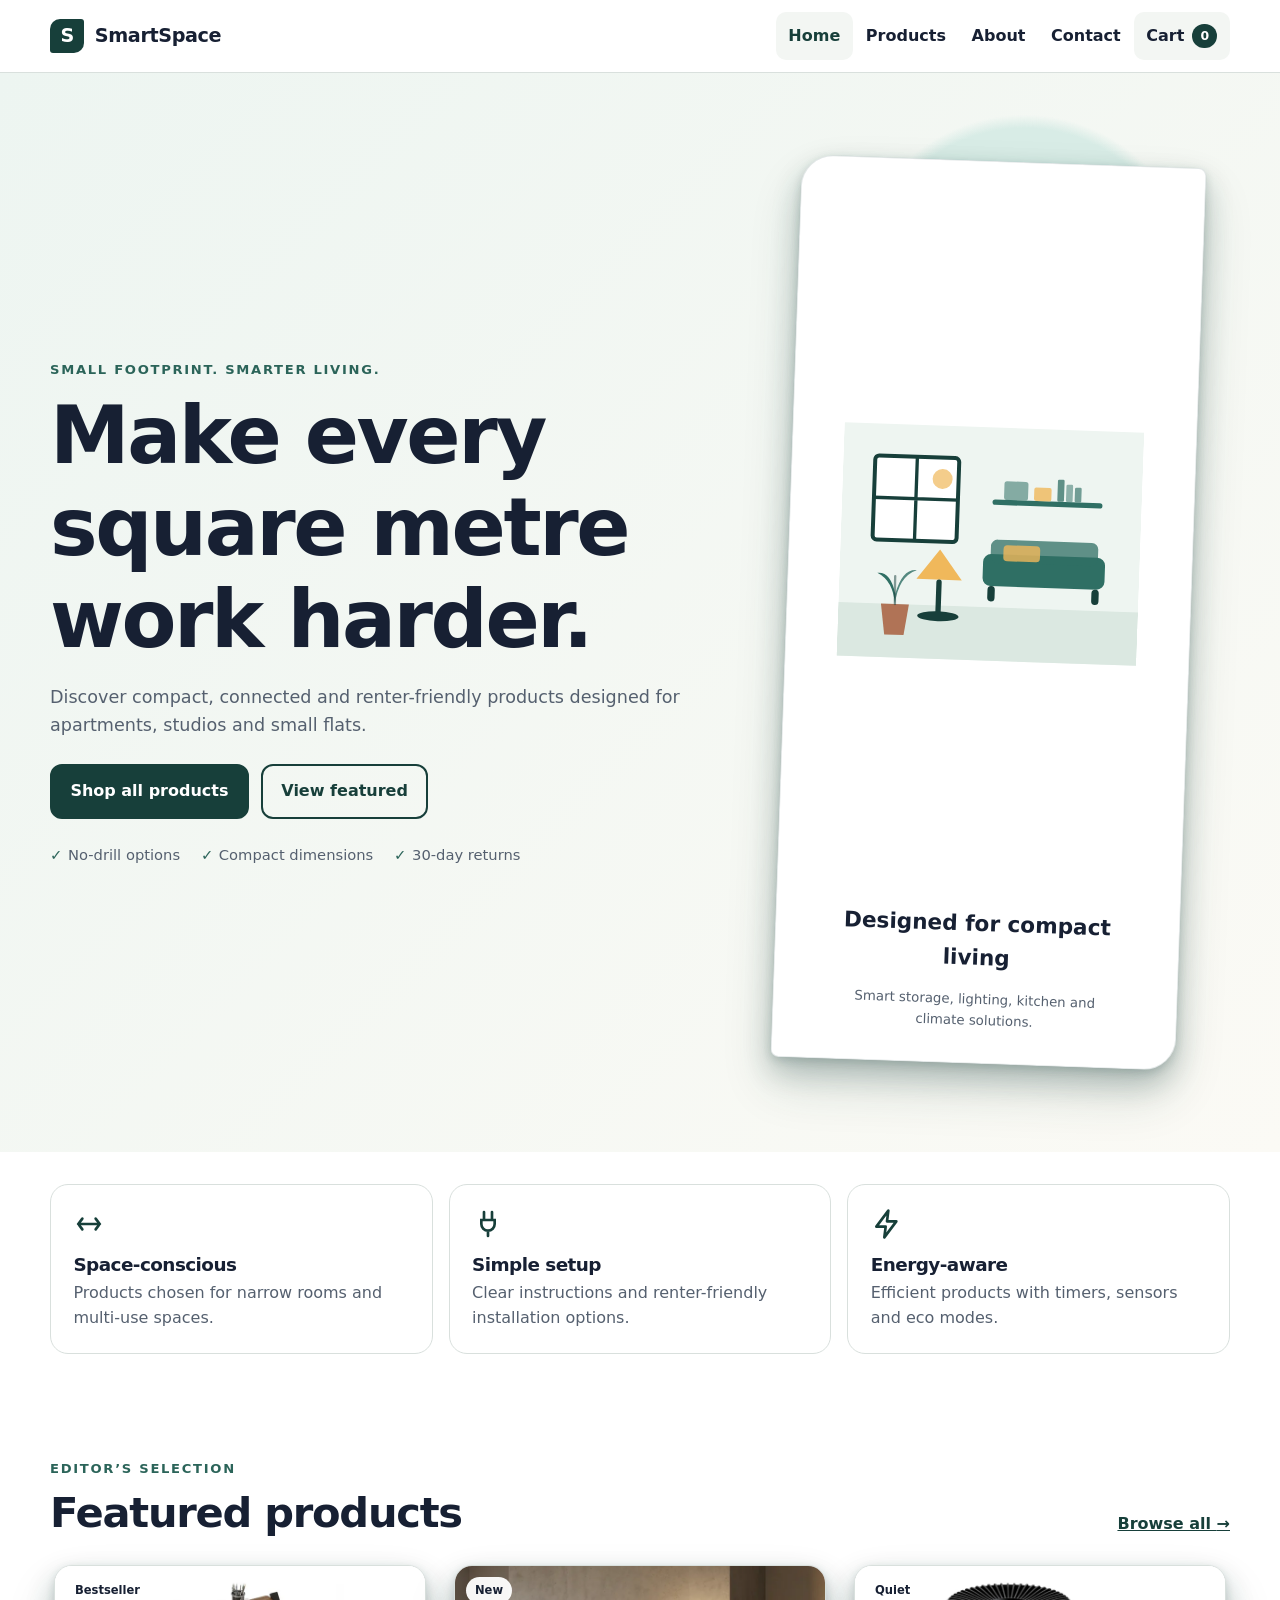
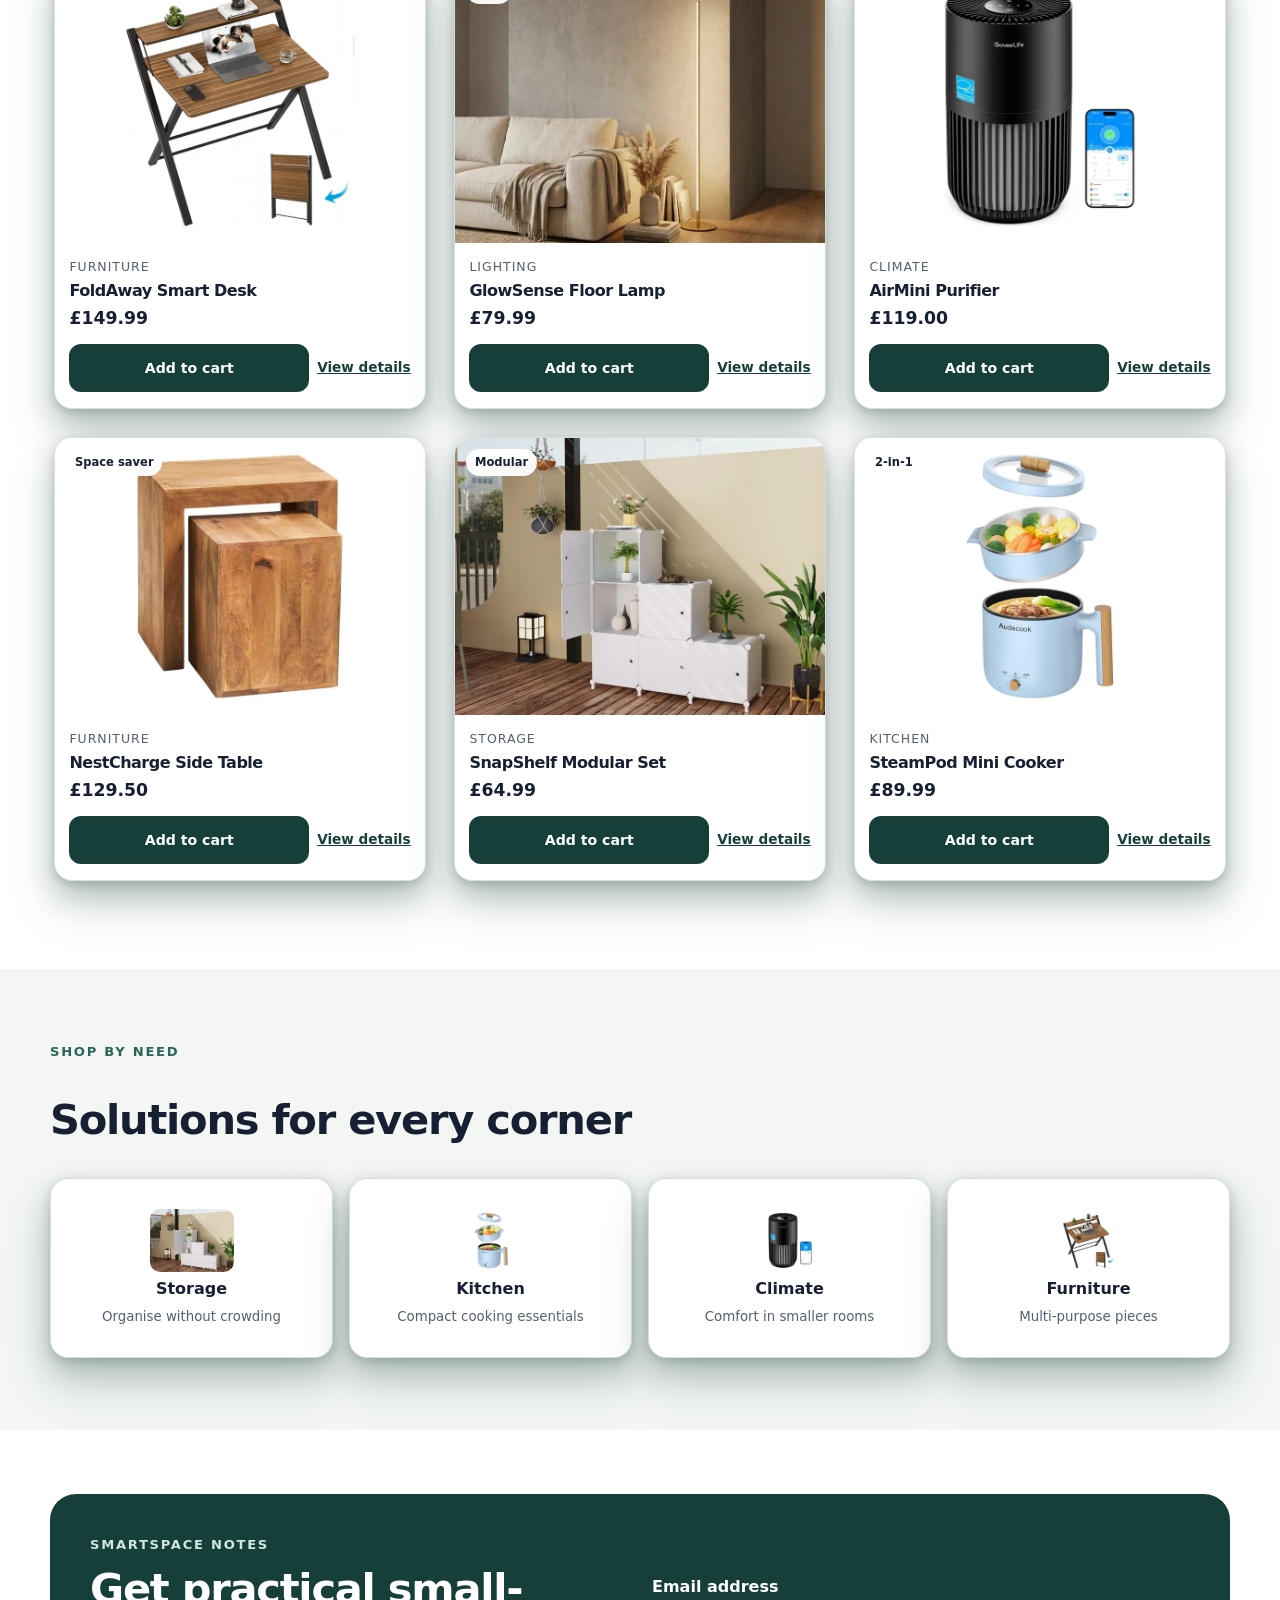
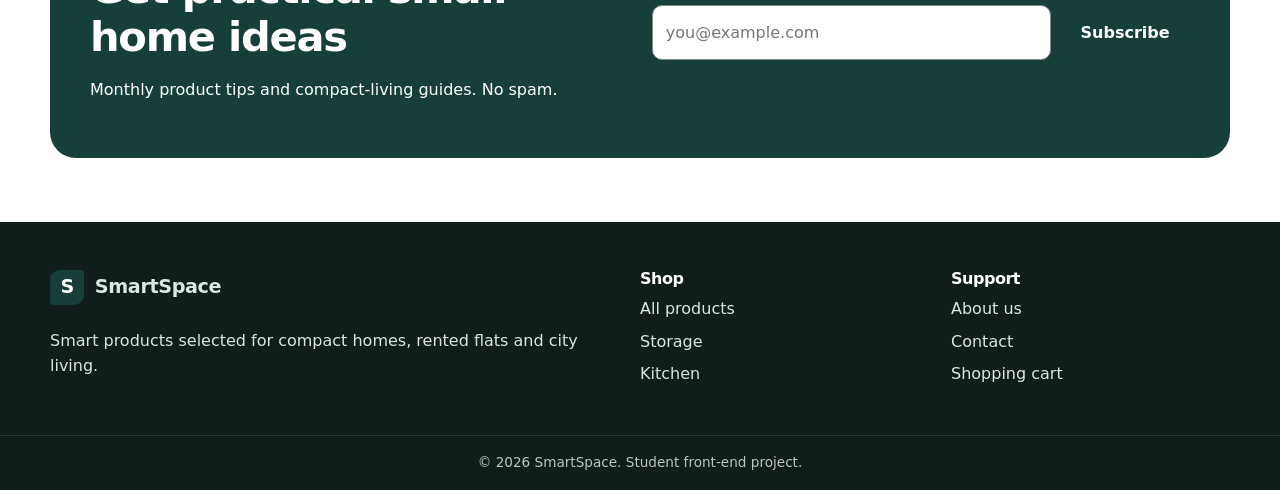
<file: index.html>
<!doctype html>
<html lang="en">

<head>
  <meta charset="utf-8">
  <meta name="viewport" content="width=device-width, initial-scale=1">

  <title>Smart products for small apartments | SmartSpace</title>
  <meta name="description" content="Space-saving smart products for compact apartments and flats: storage, lighting, kitchen and climate solutions with free delivery over £150.">
  <meta name="author" content="SmartSpace">
  <meta name="theme-color" content="#173f3a">
  <link rel="canonical" href="https://sergyuandrey.github.io/smartspace-store/">

  <!-- Open Graph tags control how the page looks when shared on social media. -->
  <meta property="og:title" content="Smart products for small apartments | SmartSpace">
  <meta property="og:description" content="Space-saving smart products for compact apartments and flats.">
  <meta property="og:type" content="website">
  <meta property="og:url" content="https://sergyuandrey.github.io/smartspace-store/">
  <meta property="og:image" content="https://sergyuandrey.github.io/smartspace-store/images/og-cover.png">
  <meta name="twitter:card" content="summary_large_image">

  <link rel="icon" href="images/favicon.svg" type="image/svg+xml">
  <link rel="stylesheet" href="css/style.css">
  <script src="js/script.js" defer></script>
</head>

<body data-page="home" data-root="">
  <a class="skip-link" href="#main">Skip to main content</a>

  <header class="site-header">
    <div class="container header-inner">
      <a class="brand" href="index.html" aria-label="SmartSpace home">
        <span class="brand-mark" aria-hidden="true">S</span>
        <span>SmartSpace</span>
      </a>

      <button class="menu-toggle" type="button" aria-expanded="false" aria-controls="primary-nav">
        <span class="sr-only">Toggle navigation</span>
        <span aria-hidden="true"></span>
        <span aria-hidden="true"></span>
        <span aria-hidden="true"></span>
      </button>

      <nav id="primary-nav" class="site-nav" aria-label="Primary navigation">
        <a href="index.html">Home</a>
        <a href="pages/products.html">Products</a>
        <a href="pages/about.html">About</a>
        <a href="pages/contact.html">Contact</a>
        <a class="cart-link" href="pages/cart.html">Cart <span class="cart-count" aria-live="polite">0</span></a>
      </nav>
    </div>
  </header>

  <main id="main">

    <!-- Hero -->
    <section class="hero" aria-labelledby="hero-heading">
      <div class="container hero-grid">
        <div>
          <p class="eyebrow">Small footprint. Smarter living.</p>
          <h1 id="hero-heading">Make every square metre work harder.</h1>
          <p class="hero-copy">Discover compact, connected and renter-friendly products designed for apartments, studios and small flats.</p>

          <div class="hero-actions">
            <a class="button" href="pages/products.html">Shop all products</a>
            <a class="button button-secondary" href="#featured">View featured</a>
          </div>

          <ul class="trust-list" aria-label="Store benefits">
            <li>No-drill options</li>
            <li>Compact dimensions</li>
            <li>30-day returns</li>
          </ul>
        </div>

        <figure class="hero-visual">
          <div class="room-card">
            <img src="images/hero-room.svg" alt="Illustration of a small apartment with a window, wall shelf, sofa, floor lamp and plant" width="900" height="700">
            <strong>Designed for compact living</strong>
            <small>Smart storage, lighting, kitchen and climate solutions.</small>
          </div>
        </figure>
      </div>
    </section>

    <!-- Why shop with us -->
    <section class="benefits container" aria-labelledby="benefits-heading">
      <h2 id="benefits-heading" class="sr-only">Why shop with SmartSpace</h2>

      <article>
        <svg width="32" height="32" viewBox="0 0 24 24" fill="none" stroke="#173f3a" stroke-width="2" stroke-linecap="round" aria-hidden="true" focusable="false">
          <path d="M4 12h16M7 8l-3 4 3 4M17 8l3 4-3 4" />
        </svg>
        <h3>Space-conscious</h3>
        <p>Products chosen for narrow rooms and multi-use spaces.</p>
      </article>

      <article>
        <svg width="32" height="32" viewBox="0 0 24 24" fill="none" stroke="#173f3a" stroke-width="2" stroke-linecap="round" aria-hidden="true" focusable="false">
          <path d="M9 3v6M15 3v6M7 9h10v3a5 5 0 0 1-10 0zM12 17v4" />
        </svg>
        <h3>Simple setup</h3>
        <p>Clear instructions and renter-friendly installation options.</p>
      </article>

      <article>
        <svg width="32" height="32" viewBox="0 0 24 24" fill="none" stroke="#173f3a" stroke-width="2" stroke-linecap="round" stroke-linejoin="round" aria-hidden="true" focusable="false">
          <path d="M13 2 4 14h7l-1 8 9-12h-7z" />
        </svg>
        <h3>Energy-aware</h3>
        <p>Efficient products with timers, sensors and eco modes.</p>
      </article>
    </section>

    <!-- Featured products, rendered by js/script.js -->
    <section id="featured" class="section container" aria-labelledby="featured-heading">
      <div class="section-heading">
        <div>
          <p class="eyebrow">Editor&rsquo;s selection</p>
          <h2 id="featured-heading">Featured products</h2>
        </div>
        <a href="pages/products.html">Browse all <span aria-hidden="true">&rarr;</span></a>
      </div>

      <noscript>
        <p class="noscript-message">Featured products are loaded with JavaScript. Please enable JavaScript, or <a href="pages/products.html">open the products page</a>.</p>
      </noscript>

      <div id="featured-products" class="product-grid"></div>
    </section>

    <!-- Shop by category -->
    <section class="section category-section" aria-labelledby="categories-heading">
      <div class="container">
        <p class="eyebrow">Shop by need</p>
        <h2 id="categories-heading">Solutions for every corner</h2>

        <div class="category-grid">
          <a href="pages/products.html?category=Storage">
            <img src="media/product-5.webp" alt="" width="800" height="600" loading="lazy">
            <strong>Storage</strong>
            <small>Organise without crowding</small>
          </a>
          <a href="pages/products.html?category=Kitchen">
            <img src="media/product-6.webp" alt="" width="800" height="600" loading="lazy">
            <strong>Kitchen</strong>
            <small>Compact cooking essentials</small>
          </a>
          <a href="pages/products.html?category=Climate">
            <img src="media/product-3.webp" alt="" width="800" height="600" loading="lazy">
            <strong>Climate</strong>
            <small>Comfort in smaller rooms</small>
          </a>
          <a href="pages/products.html?category=Furniture">
            <img src="media/product-1.webp" alt="" width="800" height="600" loading="lazy">
            <strong>Furniture</strong>
            <small>Multi-purpose pieces</small>
          </a>
        </div>
      </div>
    </section>

    <!-- Newsletter sign-up, validated in js/script.js -->
    <section class="newsletter container" aria-labelledby="newsletter-heading">
      <div>
        <p class="eyebrow">SmartSpace notes</p>
        <h2 id="newsletter-heading">Get practical small-home ideas</h2>
        <p>Monthly product tips and compact-living guides. No spam.</p>
      </div>

      <form id="newsletter-form" novalidate>
        <label for="newsletter-email">Email address</label>
        <div class="inline-form">
          <input id="newsletter-email" name="email" type="email" autocomplete="email" required placeholder="you@example.com">
          <button class="button" type="submit">Subscribe</button>
        </div>
        <p class="form-message" aria-live="polite"></p>
      </form>
    </section>

  </main>

  <footer class="site-footer">
    <div class="container footer-grid">
      <div>
        <a class="brand footer-brand" href="index.html">
          <span class="brand-mark" aria-hidden="true">S</span>
          <span>SmartSpace</span>
        </a>
        <p>Smart products selected for compact homes, rented flats and city living.</p>
      </div>

      <div>
        <h2>Shop</h2>
        <a href="pages/products.html">All products</a>
        <a href="pages/products.html?category=Storage">Storage</a>
        <a href="pages/products.html?category=Kitchen">Kitchen</a>
      </div>

      <div>
        <h2>Support</h2>
        <a href="pages/about.html">About us</a>
        <a href="pages/contact.html">Contact</a>
        <a href="pages/cart.html">Shopping cart</a>
      </div>
    </div>

    <p class="footer-bottom">&copy; <span id="year"></span> SmartSpace. Student front-end project.</p>
  </footer>

  <!-- Product detail dialog, shared with the products page -->
  <dialog id="product-dialog" aria-label="Product details">
    <button class="dialog-close" type="button" aria-label="Close product details">&times;</button>
    <div id="dialog-content"></div>
  </dialog>

  <div id="toast" role="status" aria-live="polite"></div>
</body>

</html>
</file>
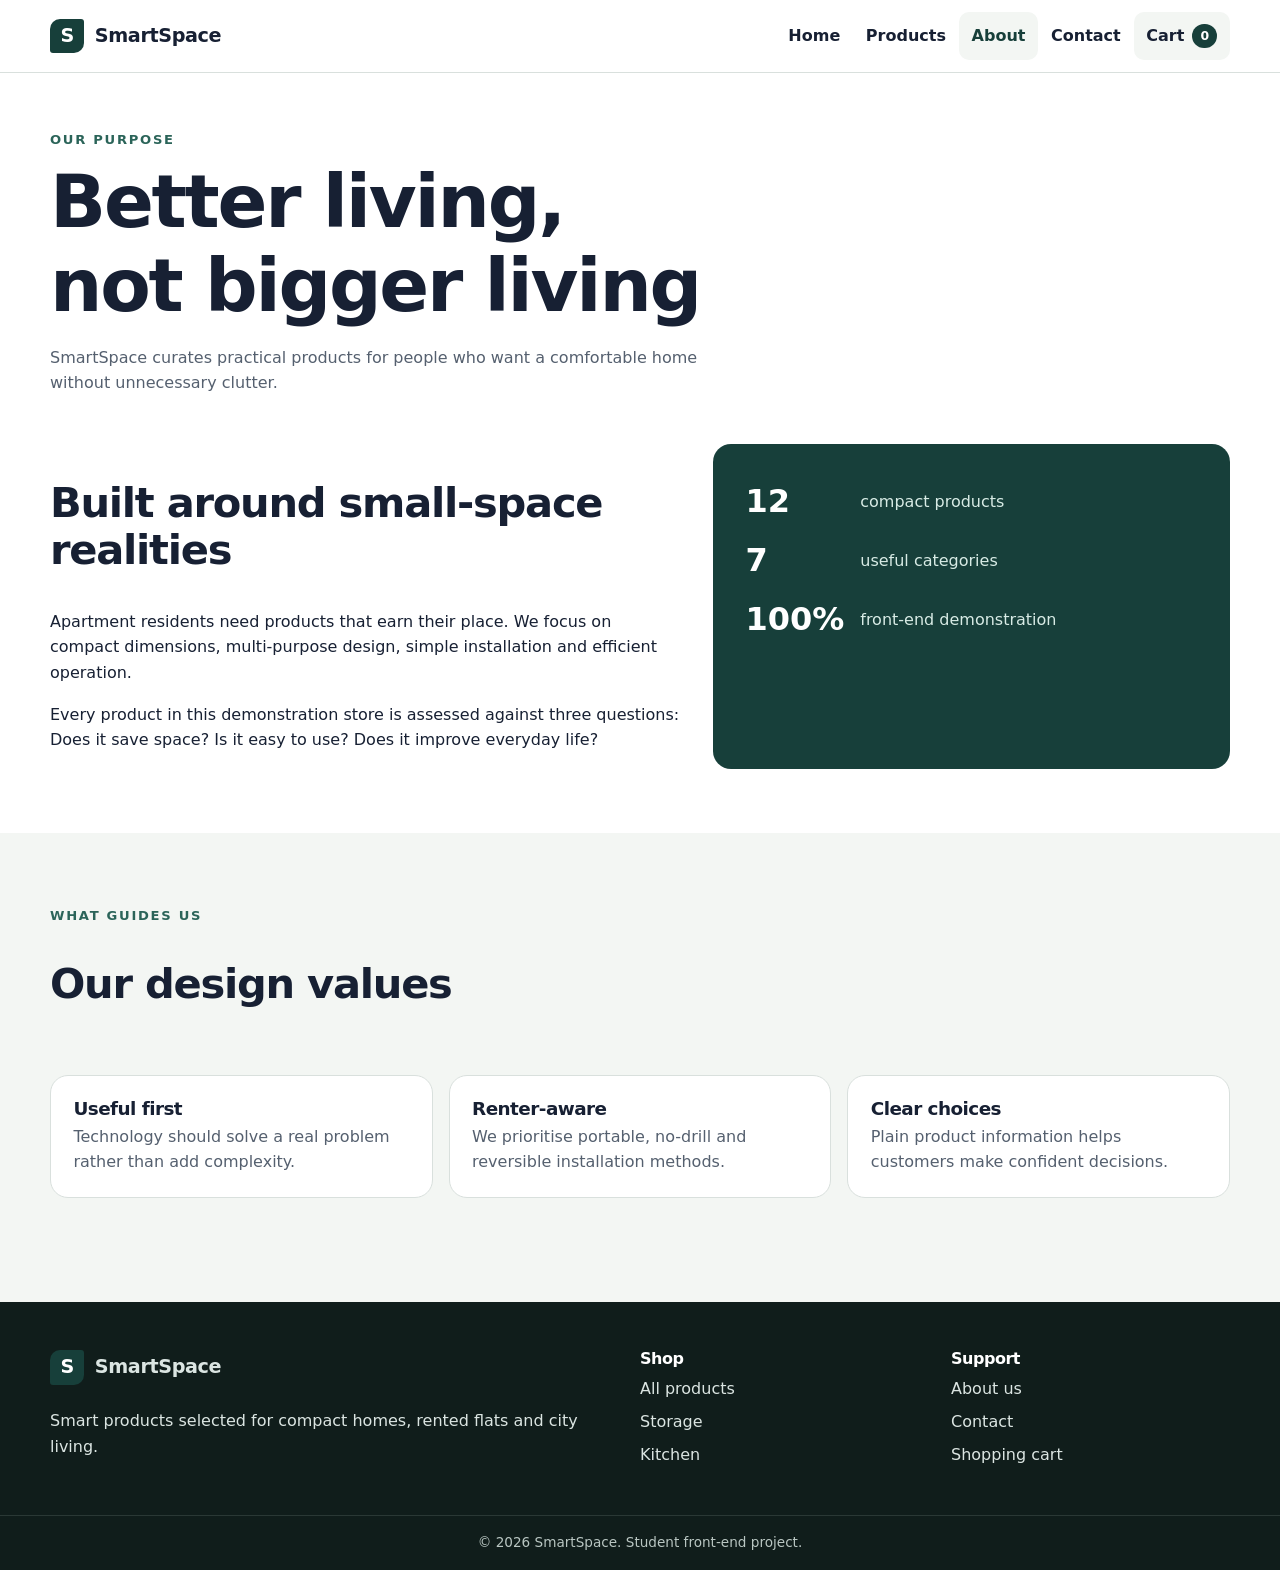
<file: pages/about.html>
<!doctype html>
<html lang="en">

<head>
  <meta charset="utf-8">
  <meta name="viewport" content="width=device-width, initial-scale=1">

  <title>About us | SmartSpace</title>
  <meta name="description" content="Why SmartSpace curates practical, renter-friendly products for compact homes, and the three questions every product has to answer.">
  <meta name="author" content="SmartSpace">
  <meta name="theme-color" content="#173f3a">

  
  <link rel="canonical" href="https://sergyuandrey.github.io/SmartSpace-store/pages/about.html">

  <meta property="og:title" content="About us | SmartSpace">
  <meta property="og:description" content="Why SmartSpace focuses on useful products for compact homes.">
  <meta property="og:type" content="website">
  <meta property="og:url" content="https://sergyuandrey.github.io/SmartSpace-store/pages/about.html">
  <meta property="og:image" content="https://sergyuandrey.github.io/SmartSpace-store/images/og-cover.png">
  <meta name="twitter:card" content="summary_large_image">

  <link rel="icon" href="../images/favicon.svg" type="image/svg+xml">
  <link rel="stylesheet" href="../css/style.css">
  <script src="../js/script.js" defer></script>
</head>

<body data-page="about" data-root="../">
  <a class="skip-link" href="#main">Skip to main content</a>

  <header class="site-header">
    <div class="container header-inner">
      <a class="brand" href="../index.html" aria-label="SmartSpace home">
        <span class="brand-mark" aria-hidden="true">S</span>
        <span>SmartSpace</span>
      </a>

      <button class="menu-toggle" type="button" aria-expanded="false" aria-controls="primary-nav">
        <span class="sr-only">Toggle navigation</span>
        <span aria-hidden="true"></span>
        <span aria-hidden="true"></span>
        <span aria-hidden="true"></span>
      </button>

      <nav id="primary-nav" class="site-nav" aria-label="Primary navigation">
        <a href="../index.html">Home</a>
        <a href="products.html">Products</a>
        <a href="about.html">About</a>
        <a href="contact.html">Contact</a>
        <a class="cart-link" href="cart.html">Cart <span class="cart-count" aria-live="polite">0</span></a>
      </nav>
    </div>
  </header>

  <main id="main">

    <section class="page-intro container">
      <p class="eyebrow">Our purpose</p>
      <h1>Better living, not bigger living</h1>
      <p>SmartSpace curates practical products for people who want a comfortable home without unnecessary clutter.</p>
    </section>

    <section class="container about-grid" aria-labelledby="realities-heading">
      <div>
        <h2 id="realities-heading">Built around small-space realities</h2>
        <p>Apartment residents need products that earn their place. We focus on compact dimensions, multi-purpose design, simple installation and efficient operation.</p>
        <p>Every product in this demonstration store is assessed against three questions: Does it save space? Is it easy to use? Does it improve everyday life?</p>
      </div>

      <div class="stat-card">
        <strong>12</strong>
        <span>compact products</span>
        <strong>7</strong>
        <span>useful categories</span>
        <strong>100%</strong>
        <span>front-end demonstration</span>
      </div>
    </section>

    <section class="section values-section" aria-labelledby="values-heading">
      <div class="container">
        <p class="eyebrow">What guides us</p>
        <h2 id="values-heading">Our design values</h2>

        <div class="benefits">
          <article>
            <h3>Useful first</h3>
            <p>Technology should solve a real problem rather than add complexity.</p>
          </article>
          <article>
            <h3>Renter-aware</h3>
            <p>We prioritise portable, no-drill and reversible installation methods.</p>
          </article>
          <article>
            <h3>Clear choices</h3>
            <p>Plain product information helps customers make confident decisions.</p>
          </article>
        </div>
      </div>
    </section>

  </main>

  <footer class="site-footer">
    <div class="container footer-grid">
      <div>
        <a class="brand footer-brand" href="../index.html">
          <span class="brand-mark" aria-hidden="true">S</span>
          <span>SmartSpace</span>
        </a>
        <p>Smart products selected for compact homes, rented flats and city living.</p>
      </div>

      <div>
        <h2>Shop</h2>
        <a href="products.html">All products</a>
        <a href="products.html?category=Storage">Storage</a>
        <a href="products.html?category=Kitchen">Kitchen</a>
      </div>

      <div>
        <h2>Support</h2>
        <a href="about.html">About us</a>
        <a href="contact.html">Contact</a>
        <a href="cart.html">Shopping cart</a>
      </div>
    </div>

    <p class="footer-bottom">&copy; <span id="year"></span> SmartSpace. Student front-end project.</p>
  </footer>

  <div id="toast" role="status" aria-live="polite"></div>
</body>

</html>
</file>
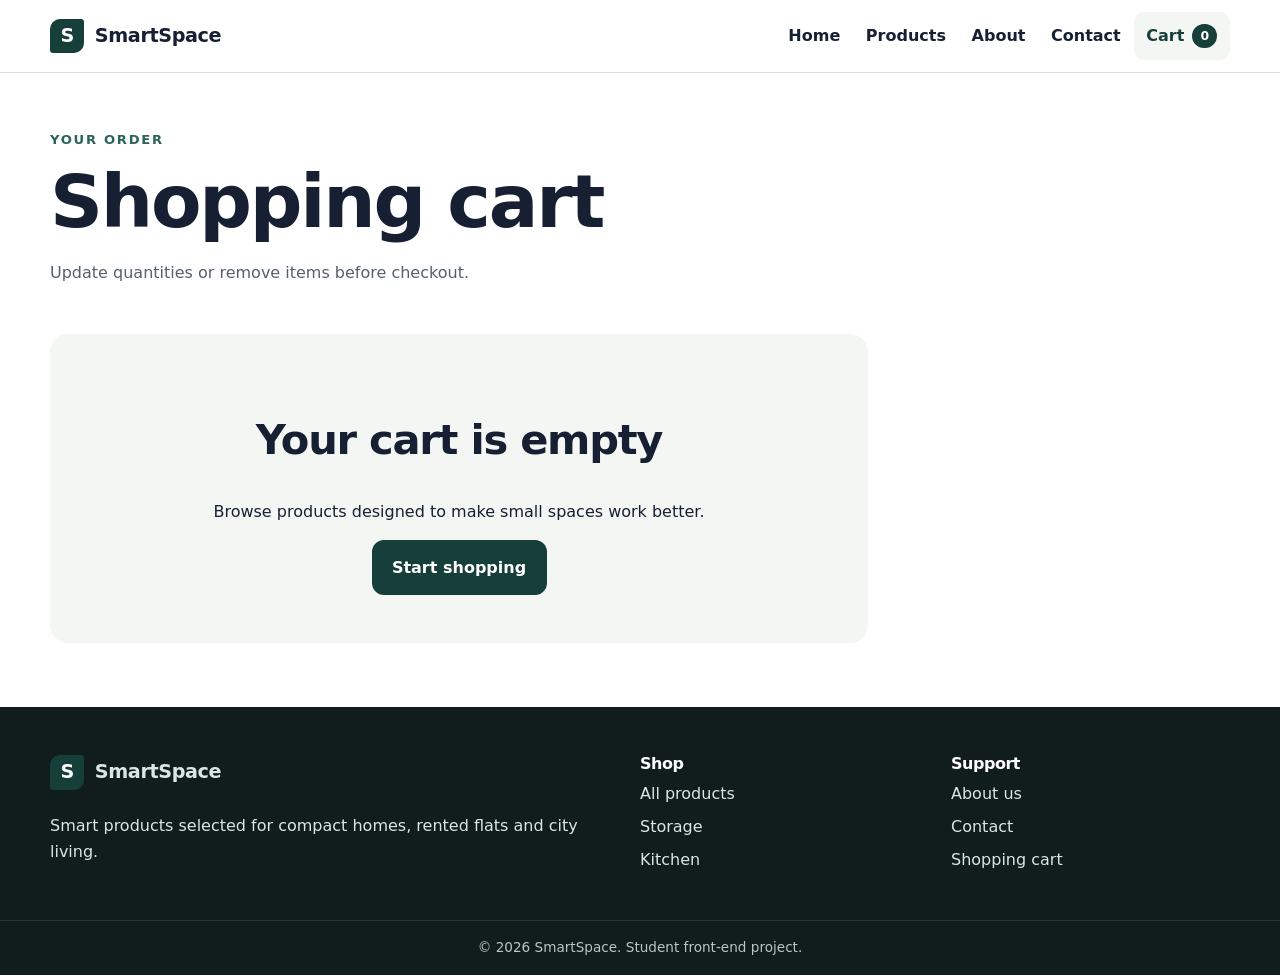
<file: pages/cart.html>
<!doctype html>
<html lang="en">

<head>
  <meta charset="utf-8">
  <meta name="viewport" content="width=device-width, initial-scale=1">

  <title>Your shopping cart | SmartSpace</title>
  <meta name="description" content="Review your SmartSpace cart: update quantities, remove items and see your subtotal, delivery and total before checkout.">
  <meta name="author" content="SmartSpace">
  <meta name="theme-color" content="#173f3a">

  
  <link rel="canonical" href="https://sergyuandrey.github.io/SmartSpace-store/pages/cart.html">

  <meta property="og:title" content="Your shopping cart | SmartSpace">
  <meta property="og:description" content="Review and update the items in your SmartSpace shopping cart.">
  <meta property="og:type" content="website">
  <meta property="og:url" content="https://sergyuandrey.github.io/SmartSpace-store/pages/cart.html">
  <meta property="og:image" content="https://sergyuandrey.github.io/SmartSpace-store/images/og-cover.png">
  <meta name="twitter:card" content="summary_large_image">

  <link rel="icon" href="../images/favicon.svg" type="image/svg+xml">
  <link rel="stylesheet" href="../css/style.css">
  <script src="../js/script.js" defer></script>
</head>

<body data-page="cart" data-root="../">
  <a class="skip-link" href="#main">Skip to main content</a>

  <header class="site-header">
    <div class="container header-inner">
      <a class="brand" href="../index.html" aria-label="SmartSpace home">
        <span class="brand-mark" aria-hidden="true">S</span>
        <span>SmartSpace</span>
      </a>

      <button class="menu-toggle" type="button" aria-expanded="false" aria-controls="primary-nav">
        <span class="sr-only">Toggle navigation</span>
        <span aria-hidden="true"></span>
        <span aria-hidden="true"></span>
        <span aria-hidden="true"></span>
      </button>

      <nav id="primary-nav" class="site-nav" aria-label="Primary navigation">
        <a href="../index.html">Home</a>
        <a href="products.html">Products</a>
        <a href="about.html">About</a>
        <a href="contact.html">Contact</a>
        <a class="cart-link" href="cart.html">Cart <span class="cart-count" aria-live="polite">0</span></a>
      </nav>
    </div>
  </header>

  <main id="main" class="container">

    <section class="page-intro">
      <p class="eyebrow">Your order</p>
      <h1>Shopping cart</h1>
      <p>Update quantities or remove items before checkout.</p>
    </section>

    <div class="cart-layout">

      <!-- Cart lines, built by script.js from localStorage -->
      <section aria-labelledby="cart-heading">
        <h2 id="cart-heading" class="sr-only">Cart items</h2>

        <noscript>
          <p class="noscript-message">The shopping cart needs JavaScript to store and total your items. Please enable JavaScript to continue.</p>
        </noscript>

        <div id="cart-items"></div>

        <div id="empty-cart" class="empty-state" hidden>
          <h2>Your cart is empty</h2>
          <p>Browse products designed to make small spaces work better.</p>
          <a class="button" href="products.html">Start shopping</a>
        </div>
      </section>

      <!-- Totals -->
      <aside id="order-summary" aria-labelledby="summary-heading">
        <h2 id="summary-heading">Order summary</h2>

        <div>
          <span>Subtotal</span>
          <strong id="cart-subtotal">&pound;0.00</strong>
        </div>
        <div>
          <span>Delivery</span>
          <strong id="delivery-cost">&pound;0.00</strong>
        </div>
        <div class="summary-total">
          <span>Total</span>
          <strong id="cart-total">&pound;0.00</strong>
        </div>

        <p class="summary-note">Free standard delivery on orders over &pound;150.</p>
        <button id="checkout-button" class="button button-full" type="button">Proceed to checkout</button>
      </aside>

    </div>
  </main>

  <footer class="site-footer">
    <div class="container footer-grid">
      <div>
        <a class="brand footer-brand" href="../index.html">
          <span class="brand-mark" aria-hidden="true">S</span>
          <span>SmartSpace</span>
        </a>
        <p>Smart products selected for compact homes, rented flats and city living.</p>
      </div>

      <div>
        <h2>Shop</h2>
        <a href="products.html">All products</a>
        <a href="products.html?category=Storage">Storage</a>
        <a href="products.html?category=Kitchen">Kitchen</a>
      </div>

      <div>
        <h2>Support</h2>
        <a href="about.html">About us</a>
        <a href="contact.html">Contact</a>
        <a href="cart.html">Shopping cart</a>
      </div>
    </div>

    <p class="footer-bottom">&copy; <span id="year"></span> SmartSpace. Student front-end project.</p>
  </footer>

  <!-- Checkout panel. Focus is trapped inside it while it is open (script.js). -->
  <div id="checkout-modal" hidden>
    <div class="modal-panel" role="dialog" aria-modal="true" aria-labelledby="checkout-title">
      <button id="close-checkout" class="dialog-close" type="button" aria-label="Close checkout">&times;</button>
      <h2 id="checkout-title">Checkout details</h2>

      <form id="checkout-form" novalidate>
        <label for="checkout-name">Full name</label>
        <input id="checkout-name" name="name" autocomplete="name" required minlength="2">

        <label for="checkout-email">Email address</label>
        <input id="checkout-email" name="email" type="email" autocomplete="email" required>

        <label for="checkout-address">Delivery address</label>
        <textarea id="checkout-address" name="address" rows="3" autocomplete="street-address" required minlength="10"></textarea>

        <button class="button button-full" type="submit">Place demonstration order</button>
        <p class="form-message" aria-live="polite"></p>
      </form>
    </div>
  </div>

  <div id="toast" role="status" aria-live="polite"></div>
</body>

</html>
</file>
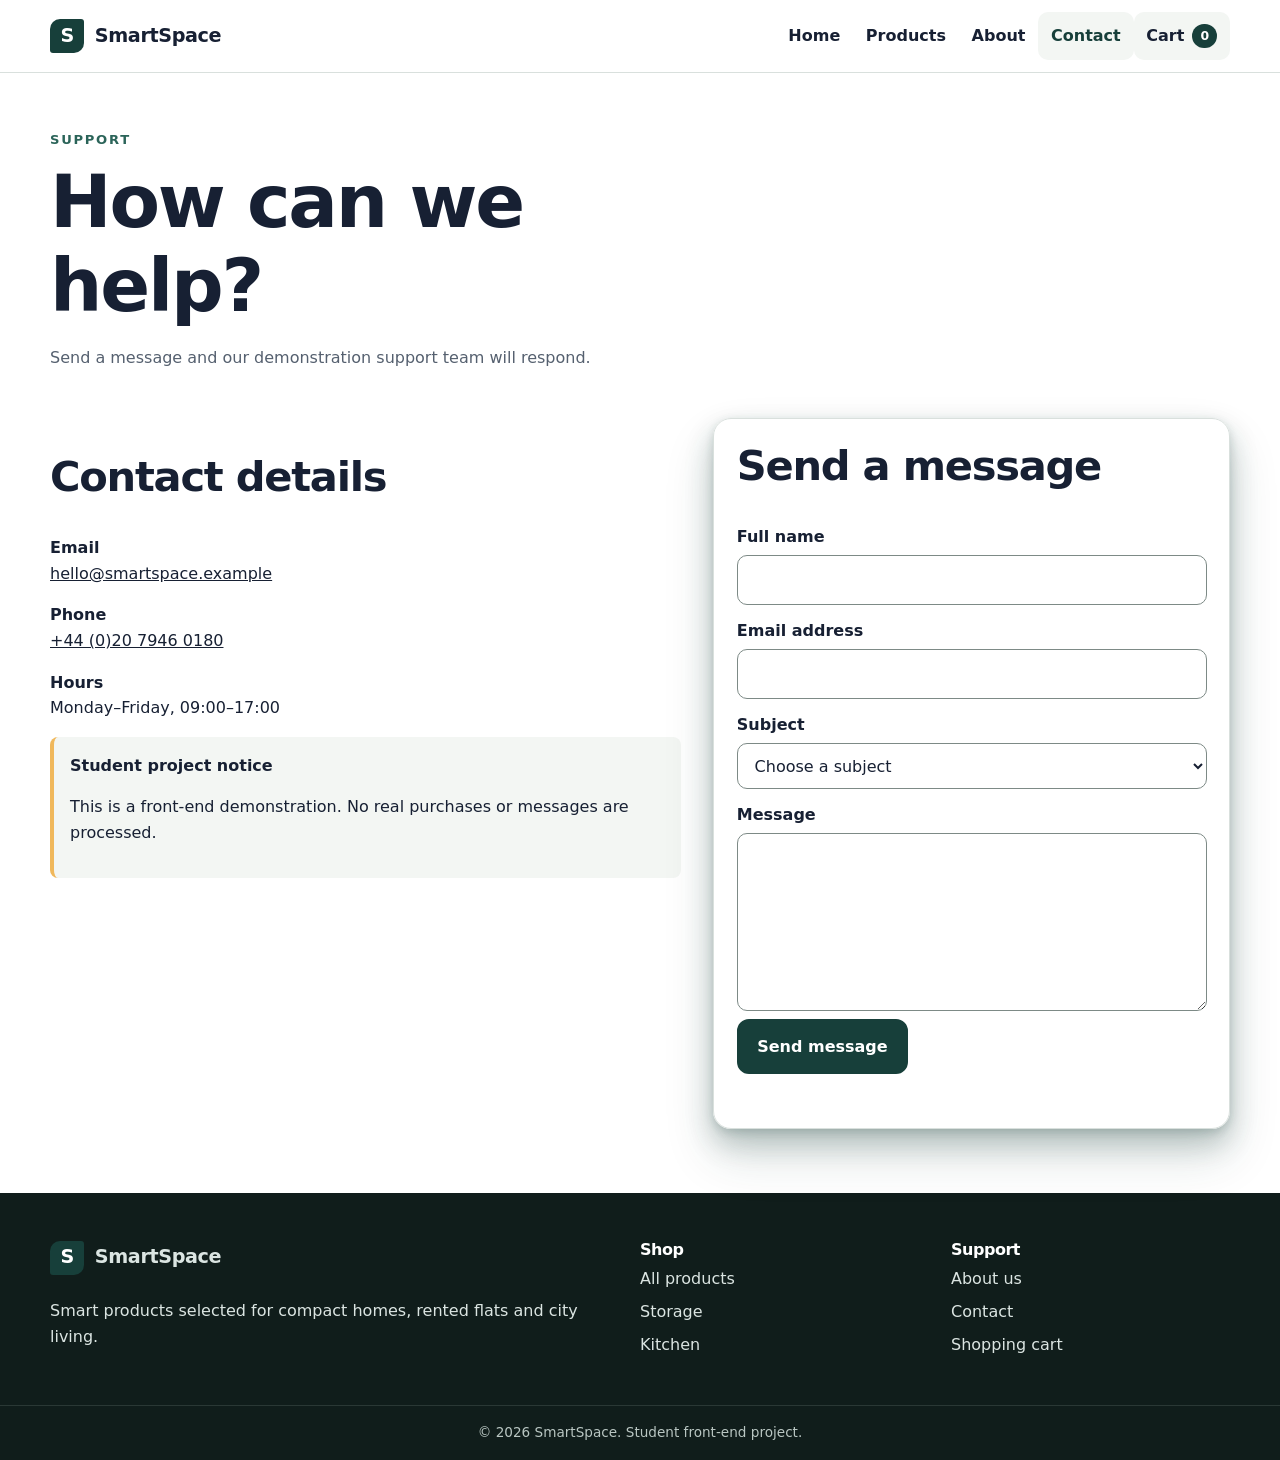
<file: pages/contact.html>
<!doctype html>
<html lang="en">

<head>
  <meta charset="utf-8">
  <meta name="viewport" content="width=device-width, initial-scale=1">

  <title>Contact us | SmartSpace</title>
  <meta name="description" content="Contact SmartSpace about products, orders, returns or compact-living advice. Monday to Friday, 09:00 to 17:00.">
  <meta name="author" content="SmartSpace">
  <meta name="theme-color" content="#173f3a">

 
  <link rel="canonical" href="https://sergyuandrey.github.io/SmartSpace-store/pages/contact.html">

  <meta property="og:title" content="Contact us | SmartSpace">
  <meta property="og:description" content="Contact SmartSpace about products, orders or compact-living advice.">
  <meta property="og:type" content="website">
  <meta property="og:url" content="https://sergyuandrey.github.io/SmartSpace-store/pages/contact.html">
  <meta property="og:image" content="https://sergyuandrey.github.io/SmartSpace-store/images/og-cover.png">
  <meta name="twitter:card" content="summary_large_image">

  <link rel="icon" href="../images/favicon.svg" type="image/svg+xml">
  <link rel="stylesheet" href="../css/style.css">
  <script src="../js/script.js" defer></script>
</head>

<body data-page="contact" data-root="../">
  <a class="skip-link" href="#main">Skip to main content</a>

  <header class="site-header">
    <div class="container header-inner">
      <a class="brand" href="../index.html" aria-label="SmartSpace home">
        <span class="brand-mark" aria-hidden="true">S</span>
        <span>SmartSpace</span>
      </a>

      <button class="menu-toggle" type="button" aria-expanded="false" aria-controls="primary-nav">
        <span class="sr-only">Toggle navigation</span>
        <span aria-hidden="true"></span>
        <span aria-hidden="true"></span>
        <span aria-hidden="true"></span>
      </button>

      <nav id="primary-nav" class="site-nav" aria-label="Primary navigation">
        <a href="../index.html">Home</a>
        <a href="products.html">Products</a>
        <a href="about.html">About</a>
        <a href="contact.html">Contact</a>
        <a class="cart-link" href="cart.html">Cart <span class="cart-count" aria-live="polite">0</span></a>
      </nav>
    </div>
  </header>

  <main id="main" class="container">

    <section class="page-intro">
      <p class="eyebrow">Support</p>
      <h1>How can we help?</h1>
      <p>Send a message and our demonstration support team will respond.</p>
    </section>

    <section class="contact-grid">

      <div class="contact-details">
        <h2>Contact details</h2>

        <p>
          <strong>Email</strong><br>
          <a href="mailto:hello@smartspace.example">hello@smartspace.example</a>
        </p>
        <p>
          <strong>Phone</strong><br>
          <a href="tel:+442079460180">+44 (0)20 7946 0180</a>
        </p>
        <p>
          <strong>Hours</strong><br>
          Monday&ndash;Friday, 09:00&ndash;17:00
        </p>

        <div class="info-box">
          <strong>Student project notice</strong>
          <p>This is a front-end demonstration. No real purchases or messages are processed.</p>
        </div>
      </div>

      <!-- novalidate turns off the browser's own bubbles so script.js can show
           consistent, styled messages instead. -->
      <form id="contact-form" class="contact-form" novalidate>
        <h2>Send a message</h2>

        <label for="contact-name">Full name</label>
        <input id="contact-name" name="name" autocomplete="name" required minlength="2">

        <label for="contact-email">Email address</label>
        <input id="contact-email" name="email" type="email" autocomplete="email" required>

        <label for="contact-subject">Subject</label>
        <select id="contact-subject" name="subject" required>
          <option value="">Choose a subject</option>
          <option>Product question</option>
          <option>Order support</option>
          <option>Returns</option>
          <option>Other</option>
        </select>

        <label for="contact-message">Message</label>
        <textarea id="contact-message" name="message" rows="6" required minlength="10"></textarea>

        <button class="button" type="submit">Send message</button>
        <p class="form-message" aria-live="polite"></p>
      </form>

    </section>
  </main>

  <footer class="site-footer">
    <div class="container footer-grid">
      <div>
        <a class="brand footer-brand" href="../index.html">
          <span class="brand-mark" aria-hidden="true">S</span>
          <span>SmartSpace</span>
        </a>
        <p>Smart products selected for compact homes, rented flats and city living.</p>
      </div>

      <div>
        <h2>Shop</h2>
        <a href="products.html">All products</a>
        <a href="products.html?category=Storage">Storage</a>
        <a href="products.html?category=Kitchen">Kitchen</a>
      </div>

      <div>
        <h2>Support</h2>
        <a href="about.html">About us</a>
        <a href="contact.html">Contact</a>
        <a href="cart.html">Shopping cart</a>
      </div>
    </div>

    <p class="footer-bottom">&copy; <span id="year"></span> SmartSpace. Student front-end project.</p>
  </footer>

  <div id="toast" role="status" aria-live="polite"></div>
</body>

</html>
</file>
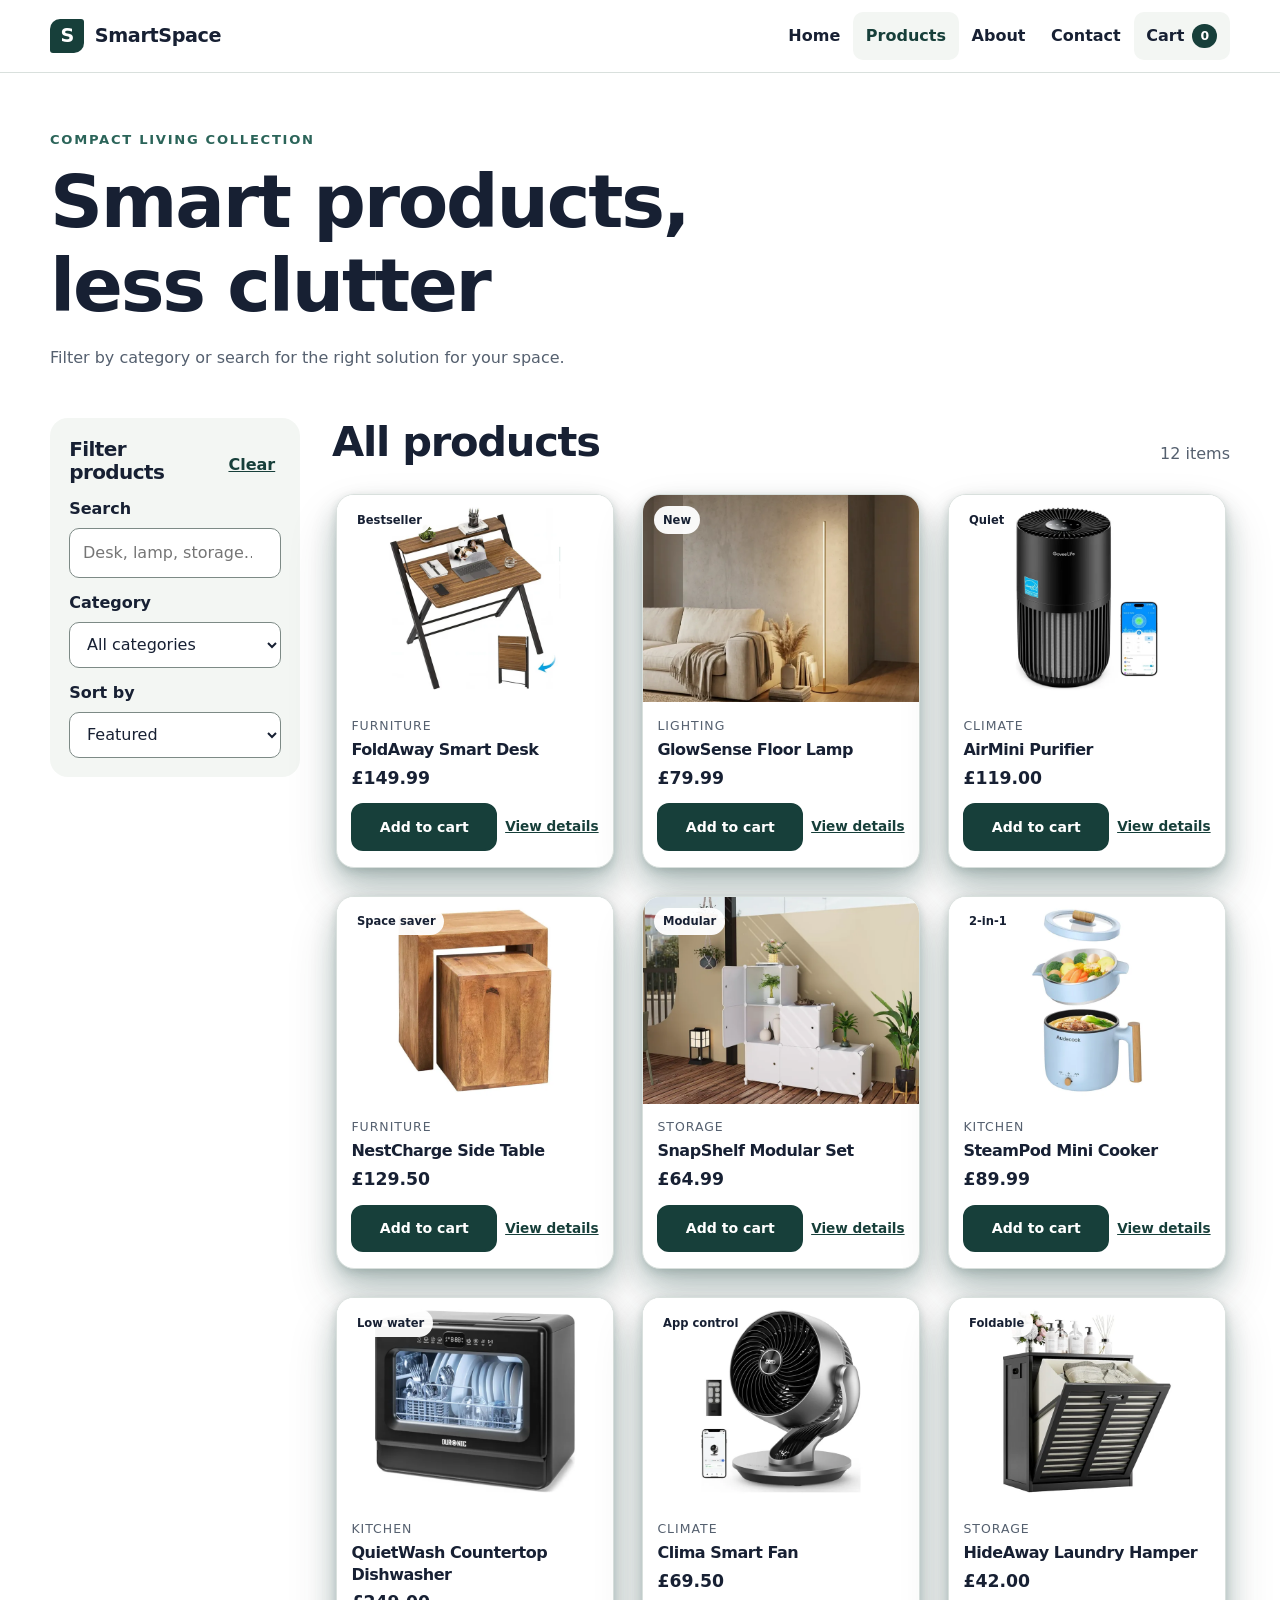
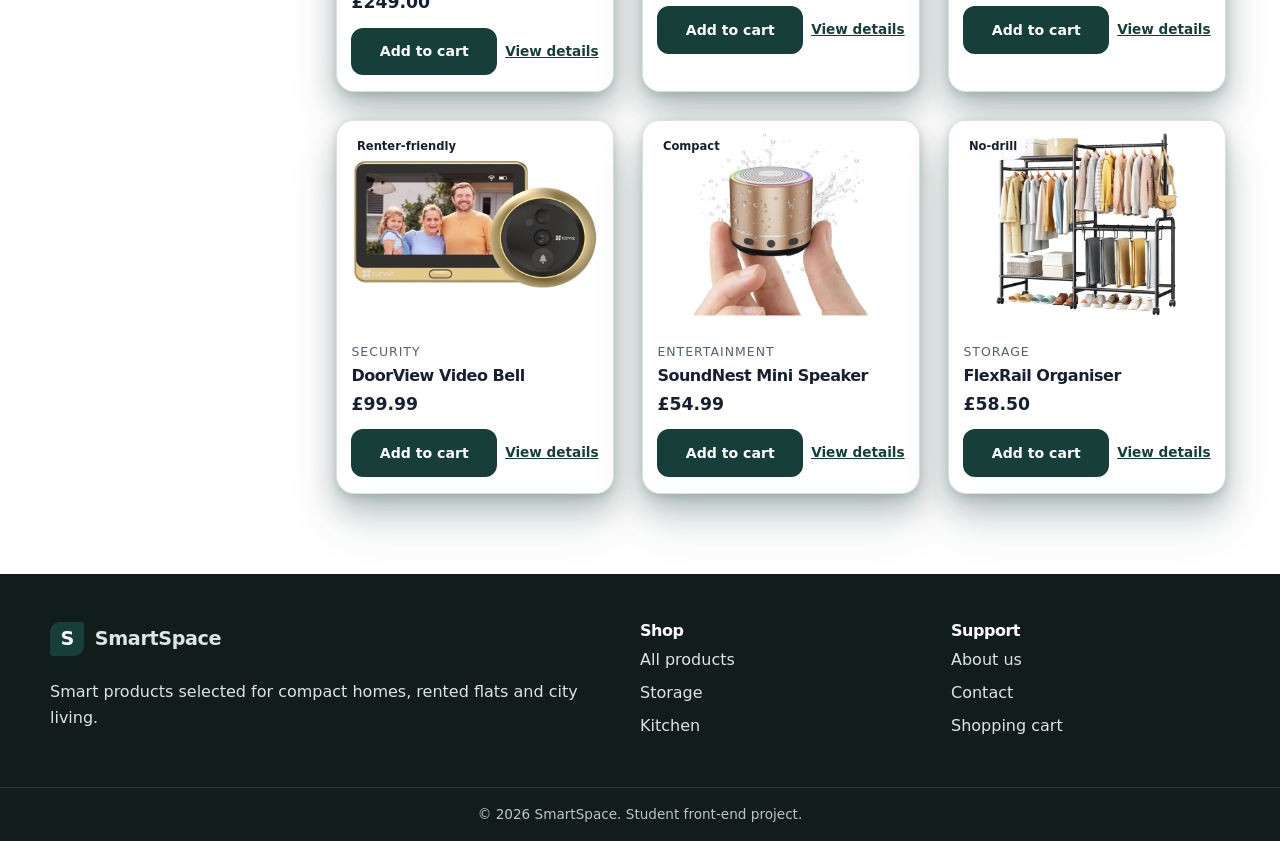
<file: pages/products.html>
<!doctype html>
<html lang="en">

<head>
  <meta charset="utf-8">
  <meta name="viewport" content="width=device-width, initial-scale=1">

  <title>Shop all products | SmartSpace</title>
  <meta name="description" content="Browse all 12 SmartSpace products for compact apartments: storage, lighting, kitchen, climate, furniture, security and audio.">
  <meta name="author" content="SmartSpace">
  <meta name="theme-color" content="#173f3a">

  
  <link rel="canonical" href="https://sergyuandrey.github.io/SmartSpace-store/pages/products.html">

  <meta property="og:title" content="Shop all products | SmartSpace">
  <meta property="og:description" content="Browse all 12 SmartSpace products for compact apartments and flats.">
  <meta property="og:type" content="website">
  <meta property="og:url" content="https://sergyuandrey.github.io/SmartSpace-store/pages/products.html">
  <meta property="og:image" content="https://sergyuandrey.github.io/SmartSpace-store/images/og-cover.png">
  <meta name="twitter:card" content="summary_large_image">

  <link rel="icon" href="../images/favicon.svg" type="image/svg+xml">
  <link rel="stylesheet" href="../css/style.css">
  <script src="../js/script.js" defer></script>
</head>

<body data-page="products" data-root="../">
  <a class="skip-link" href="#main">Skip to main content</a>

  <header class="site-header">
    <div class="container header-inner">
      <a class="brand" href="../index.html" aria-label="SmartSpace home">
        <span class="brand-mark" aria-hidden="true">S</span>
        <span>SmartSpace</span>
      </a>

      <button class="menu-toggle" type="button" aria-expanded="false" aria-controls="primary-nav">
        <span class="sr-only">Toggle navigation</span>
        <span aria-hidden="true"></span>
        <span aria-hidden="true"></span>
        <span aria-hidden="true"></span>
      </button>

      <nav id="primary-nav" class="site-nav" aria-label="Primary navigation">
        <a href="../index.html">Home</a>
        <a href="products.html">Products</a>
        <a href="about.html">About</a>
        <a href="contact.html">Contact</a>
        <a class="cart-link" href="cart.html">Cart <span class="cart-count" aria-live="polite">0</span></a>
      </nav>
    </div>
  </header>

  <main id="main" class="container">

    <section class="page-intro">
      <p class="eyebrow">Compact living collection</p>
      <h1>Smart products, less clutter</h1>
      <p>Filter by category or search for the right solution for your space.</p>
    </section>

    <div class="shop-layout">

      <!-- Filter sidebar -->
      <aside class="filters" aria-labelledby="filters-heading">
        <div class="filter-header">
          <h2 id="filters-heading">Filter products</h2>
          <button id="clear-filters" class="text-button" type="button">Clear</button>
        </div>

        <label for="product-search">Search</label>
        <input id="product-search" type="search" placeholder="Desk, lamp, storage&hellip;">

        <label for="category-filter">Category</label>
        <select id="category-filter">
          <option value="All">All categories</option>
          <!-- Remaining options are added from the product data by script.js -->
        </select>

        <label for="sort-products">Sort by</label>
        <select id="sort-products">
          <option value="featured">Featured</option>
          <option value="price-low">Price: low to high</option>
          <option value="price-high">Price: high to low</option>
          <option value="name">Name: A&ndash;Z</option>
        </select>
      </aside>

      <!-- Results -->
      <section aria-labelledby="results-heading">
        <div class="results-bar">
          <h2 id="results-heading">All products</h2>
          <p><span id="result-count">12</span> items</p>
        </div>

        <noscript>
          <p class="noscript-message">The product list is built with JavaScript. Please enable JavaScript to browse, filter and sort the 12 products in this store.</p>
        </noscript>

        <div id="product-list" class="product-grid"></div>
        <p id="no-results" class="empty-state" hidden>No products match those filters.</p>
      </section>

    </div>
  </main>

  <footer class="site-footer">
    <div class="container footer-grid">
      <div>
        <a class="brand footer-brand" href="../index.html">
          <span class="brand-mark" aria-hidden="true">S</span>
          <span>SmartSpace</span>
        </a>
        <p>Smart products selected for compact homes, rented flats and city living.</p>
      </div>

      <div>
        <h2>Shop</h2>
        <a href="products.html">All products</a>
        <a href="products.html?category=Storage">Storage</a>
        <a href="products.html?category=Kitchen">Kitchen</a>
      </div>

      <div>
        <h2>Support</h2>
        <a href="about.html">About us</a>
        <a href="contact.html">Contact</a>
        <a href="cart.html">Shopping cart</a>
      </div>
    </div>

    <p class="footer-bottom">&copy; <span id="year"></span> SmartSpace. Student front-end project.</p>
  </footer>

  <!-- Product detail dialog -->
  <dialog id="product-dialog" aria-label="Product details">
    <button class="dialog-close" type="button" aria-label="Close product details">&times;</button>
    <div id="dialog-content"></div>
  </dialog>

  <div id="toast" role="status" aria-live="polite"></div>
</body>

</html>
</file>
<file: css/style.css>
/* ==========================================================================
   SmartSpace - main stylesheet
   --------------------------------------------------------------------------
   Written mobile first: every rule outside a media query describes the small
   screen layout, and the two `min-width` blocks at the bottom progressively
   widen it for tablet and desktop.

   Contents
     1.  Design tokens
     2.  Base and reset
     3.  Accessibility helpers
     4.  Site header and navigation
     5.  Hero and home page sections
     6.  Buttons and links
     7.  Product cards and grids
     8.  Forms
     9.  Products page (filters, dialog)
     10. Cart page (items, summary, checkout modal)
     11. About and contact pages
     12. Footer
     13. Toast notifications
     14. Breakpoints
     15. Motion preferences
   ========================================================================== */


/* 1. Design tokens =========================================================
   Custom properties are declared once on :root so the palette, spacing and
   radii can be changed in a single place rather than hunting through rules. */
:root {
  --ink: #172033;
  --muted: #55606f;          /* darkened from #5f6978 to clear WCAG AA on white */
  --surface: #ffffff;
  --surface-alt: #f3f6f3;
  --brand: #173f3a;
  --brand-2: #2b6459;        /* darkened so white button text stays AA compliant */
  --accent: #f0b85b;
  --line: #d9e0dd;
  --danger: #96201f;         /* darkened from #a62a2a for AA on white */
  /* Three stacked layers: a tight contact shadow, a mid lift and a wide soft
     spread. Deliberately strong so the raised panels still read as raised on
     a small, bright phone screen. */
  --shadow: 0 3px 8px rgba(23, 63, 58, .16), 0 14px 28px rgba(23, 63, 58, .24), 0 26px 50px rgba(23, 63, 58, .16);
  --radius: 18px;
  --container: 1180px;
}


/* 2. Base and reset ======================================================== */
* {
  box-sizing: border-box;
}

html {
  scroll-behavior: smooth;
}

body {
  margin: 0;
  color: var(--ink);
  background: var(--surface);
  font-family: Inter, ui-sans-serif, system-ui, -apple-system, BlinkMacSystemFont, "Segoe UI", sans-serif;
  line-height: 1.6;
}

img {
  display: block;
  max-width: 100%;
}

a {
  color: inherit;
}

button,
input,
select,
textarea {
  font: inherit;
}

button {
  cursor: pointer;
}

/* Type scale. clamp() lets headings grow with the viewport without needing a
   separate media query for every size. */
h1,
h2,
h3 {
  line-height: 1.15;
  letter-spacing: -.03em;
}

h1 {
  max-width: 13ch;
  margin: 0;
  font-size: clamp(2.5rem, 9vw, 5rem);
}

h2 {
  font-size: clamp(1.65rem, 4vw, 2.6rem);
}

.container {
  width: min(calc(100% - 2rem), var(--container));
  margin-inline: auto;
}

.eyebrow {
  margin: 0 0 .6rem;
  color: var(--brand-2);
  font-size: .82rem;
  font-weight: 800;
  letter-spacing: .13em;
  text-transform: uppercase;
}


/* 3. Accessibility helpers =================================================
   .sr-only hides text visually but keeps it available to screen readers.
   The skip link is off-screen until it receives keyboard focus. */
.sr-only {
  position: absolute;
  width: 1px;
  height: 1px;
  padding: 0;
  margin: -1px;
  overflow: hidden;
  clip: rect(0, 0, 0, 0);
  white-space: nowrap;
  border: 0;
}

.skip-link {
  position: fixed;
  left: 1rem;
  top: -4rem;
  z-index: 999;
  padding: .75rem 1rem;
  background: var(--ink);
  color: #ffffff;
  border-radius: 8px;
}

.skip-link:focus {
  top: 1rem;
}

/* A single, obvious focus ring for every interactive element. */
:focus-visible {
  outline: 3px solid var(--brand-2);
  outline-offset: 3px;
}

/* Shown only when JavaScript is unavailable, so the product pages still
   explain themselves rather than appearing empty. */
.noscript-message {
  margin: 1.5rem 0;
  padding: 1rem 1.2rem;
  background: #fdf3e3;
  border-left: 4px solid var(--accent);
  border-radius: 8px;
}


/* 4. Site header and navigation ============================================
   On mobile the nav is a panel toggled by the hamburger button; from 860px it
   becomes a normal horizontal bar (see section 14). */
.site-header {
  position: sticky;
  top: 0;
  z-index: 50;
  background: rgba(255, 255, 255, .94);
  border-bottom: 1px solid var(--line);
  backdrop-filter: blur(12px);
}

.header-inner {
  min-height: 72px;
  display: flex;
  align-items: center;
  justify-content: space-between;
  gap: 1rem;
}

.brand {
  display: inline-flex;
  align-items: center;
  gap: .65rem;
  font-size: 1.2rem;
  font-weight: 800;
  text-decoration: none;
  letter-spacing: -.02em;
}

.brand-mark {
  display: grid;
  place-items: center;
  width: 2.15rem;
  aspect-ratio: 1;
  border-radius: 10px 3px 10px 3px;
  background: var(--brand);
  color: #ffffff;
}

#primary-nav {
  display: none;
  position: absolute;
  left: 1rem;
  right: 1rem;
  top: calc(100% + .5rem);
  padding: .75rem;
  background: #ffffff;
  border: 1px solid var(--line);
  border-radius: 14px;
  box-shadow: var(--shadow);
}

#primary-nav.open {
  display: grid;
}

.site-nav a {
  padding: .7rem .8rem;
  border-radius: 10px;
  font-weight: 650;
  text-decoration: none;
}

/* Attribute selector: the current page is marked with aria-current in the
   markup, so styling can key off the same attribute assistive tech uses. */
.site-nav a:hover,
.site-nav a[aria-current="page"] {
  background: var(--surface-alt);
  color: var(--brand);
}

.cart-link {
  display: flex;
  align-items: center;
  justify-content: space-between;
  gap: .5rem;
}

.cart-count {
  min-width: 1.55rem;
  height: 1.55rem;
  display: inline-grid;
  place-items: center;
  padding-inline: .25rem;
  border-radius: 999px;
  background: var(--brand);
  color: #ffffff;
  font-size: .78rem;
}

.menu-toggle {
  display: grid;
  gap: 4px;
  padding: .65rem;
  border: 0;
  background: transparent;
}

.menu-toggle span:not(.sr-only) {
  width: 24px;
  height: 2px;
  background: var(--ink);
}


/* 5. Hero and home page sections =========================================== */
.hero {
  padding: 4.5rem 0;
  background:
    radial-gradient(circle at 80% 20%, #d8ece6 0 12%, transparent 13%),
    linear-gradient(135deg, #edf5f1, #fbfaf5);
  overflow: hidden;
}

.hero-grid {
  display: grid;
  gap: 2.5rem;
  align-items: center;
}

.hero-copy {
  max-width: 58ch;
  color: var(--muted);
  font-size: 1.1rem;
}

.hero-actions {
  display: flex;
  flex-wrap: wrap;
  gap: .75rem;
  margin-top: 1.5rem;
}

.trust-list {
  display: flex;
  flex-wrap: wrap;
  gap: .5rem 1.3rem;
  padding: 0;
  margin: 1.5rem 0 0;
  list-style: none;
  color: var(--muted);
  font-size: .92rem;
}

/* Generated content rather than a list-style image keeps the markup clean. */
.trust-list li::before {
  content: "\2713";
  margin-right: .35rem;
  color: var(--brand-2);
  font-weight: 900;
}

.hero-visual {
  min-height: 330px;
  display: grid;
  place-items: center;
}

.room-card {
  width: min(100%, 420px);
  min-height: 310px;
  display: grid;
  place-items: center;
  align-content: center;
  gap: .8rem;
  padding: 2rem;
  text-align: center;
  background: #ffffff;
  border: 1px solid rgba(23, 63, 58, .12);
  border-radius: 32px 8px 32px 8px;
  box-shadow: var(--shadow);
  transform: rotate(2deg);
}

.room-card img {
  width: min(100%, 300px);
  border-radius: 14px;
}

.room-card strong {
  font-size: 1.35rem;
}

.room-card small {
  max-width: 32ch;
  color: var(--muted);
}

.benefits {
  display: grid;
  gap: 1rem;
  padding-block: 2rem;
}

.benefits article {
  padding: 1.4rem;
  background: #ffffff;
  border: 1px solid var(--line);
  border-radius: var(--radius);
}

.benefits svg {
  margin-bottom: .4rem;
}

.benefits h3 {
  margin: 0 0 .3rem;
  font-size: 1.15rem;
}

.benefits p {
  margin: 0;
  color: var(--muted);
}

.section {
  padding-block: 4.5rem;
}

.section-heading,
.results-bar,
.filter-header {
  display: flex;
  align-items: end;
  justify-content: space-between;
  gap: 1rem;
}

.section-heading h2,
.results-bar h2 {
  margin: 0;
}

.section-heading a {
  color: var(--brand);
  font-weight: 750;
}

.category-section,
.values-section {
  background: var(--surface-alt);
}

.category-grid {
  display: grid;
  grid-template-columns: repeat(2, 1fr);
  gap: 1rem;
  margin-top: 1.5rem;
}

.category-grid a {
  display: grid;
  min-height: 180px;
  place-items: center;
  align-content: center;
  gap: .25rem;
  padding: 1rem;
  text-align: center;
  text-decoration: none;
  background: #ffffff;
  border: 1px solid var(--line);
  border-radius: var(--radius);
  box-shadow: var(--shadow);
  transition: transform .2s, box-shadow .2s;
}

.category-grid a:hover {
  transform: translateY(-4px);
  box-shadow: 0 6px 14px rgba(23, 63, 58, .22), 0 22px 40px rgba(23, 63, 58, .30), 0 40px 70px rgba(23, 63, 58, .22);
}

.category-grid img {
  width: 84px;
  height: 63px;
  object-fit: cover;
  border-radius: 10px;
}

.category-grid small {
  color: var(--muted);
}


/* 6. Buttons and links ===================================================== */
.button {
  display: inline-flex;
  align-items: center;
  justify-content: center;
  min-height: 46px;
  padding: .8rem 1.15rem;
  border: 2px solid var(--brand);
  border-radius: 12px;
  background: var(--brand);
  color: #ffffff;
  font-weight: 750;
  text-decoration: none;
  transition: transform .2s, background .2s, box-shadow .2s;
}

.button:hover {
  transform: translateY(-2px);
  background: var(--brand-2);
  box-shadow: 0 8px 20px rgba(23, 63, 58, .18);
}

.button-secondary {
  background: transparent;
  color: var(--brand);
}

.button-secondary:hover {
  color: #ffffff;
}

.button-full {
  width: 100%;
}

.text-button {
  padding: .35rem;
  border: 0;
  background: transparent;
  color: var(--brand);
  font-weight: 750;
  text-decoration: underline;
}


/* 7. Product cards and grids ===============================================
   Two columns on phones and three from tablet upwards; the grid never goes
   wider than three so each card stays large enough to read at a glance.
   minmax(0,1fr) stops long product names from forcing the columns wider than
   the grid. The gap is generous so the card shadows have room to show. */
.product-grid {
  display: grid;
  grid-template-columns: repeat(2, minmax(0, 1fr));
  gap: 1.35rem;
  margin-top: 1.5rem;
  /* Shadows are drawn outside the card box, so the grid needs a little
     breathing room or the outer edges get clipped by the container. */
  padding: .25rem .25rem 1rem;
}

.product-card {
  position: relative;
  overflow: hidden;
  background: #ffffff;
  border: 1px solid var(--line);
  border-radius: var(--radius);
  box-shadow: 0 3px 8px rgba(23, 63, 58, .16), 0 14px 28px rgba(23, 63, 58, .24), 0 26px 50px rgba(23, 63, 58, .16);
  transition: transform .2s, box-shadow .2s;
}

.product-card:hover {
  transform: translateY(-6px);
  box-shadow: 0 6px 14px rgba(23, 63, 58, .22), 0 22px 40px rgba(23, 63, 58, .30), 0 40px 70px rgba(23, 63, 58, .22);
}

/* The images are all 800x600 files, and the markup carries matching width and
   height attributes. Those attributes act as a CSS height, which silently beat
   `aspect-ratio` and forced every tile to 600px tall. `height: auto` hands
   control back to the ratio below.

   The ratio is 4/3 to match the source files exactly: with `contain` the photo
   fills the tile edge to edge, so the whole product is visible and there are no
   empty bands between the picture and the details. */
.product-card img {
  width: 100%;
  height: auto;
  aspect-ratio: 4 / 3;
  object-fit: contain;
  background: #ffffff;
}

.product-badge {
  position: absolute;
  top: .7rem;
  left: .7rem;
  padding: .28rem .55rem;
  border-radius: 999px;
  background: rgba(255, 255, 255, .95);
  font-size: .72rem;
  font-weight: 800;
}

.product-body {
  padding: .85rem .9rem 1rem;
}

.product-category {
  margin: 0;
  color: var(--muted);
  font-size: .78rem;
  text-transform: uppercase;
  letter-spacing: .08em;
}

.product-card h3 {
  margin: .2rem 0;
  font-size: 1rem;
  line-height: 1.35;
}

.product-price {
  margin: .25rem 0 .7rem;
  font-size: 1.08rem;
  font-weight: 850;
}

/* Stacked on phones, where a card is only about half the screen wide. The
   680px block turns this into a single row so the card loses a whole line of
   height on tablet and desktop. */
.card-actions {
  display: grid;
  gap: .5rem;
}

.card-actions .button {
  width: 100%;
  padding: .65rem .7rem;
  font-size: .88rem;
}


/* 8. Forms ================================================================= */
label {
  display: block;
  margin: .8rem 0 .35rem;
  font-weight: 750;
}

input,
select,
textarea {
  width: 100%;
  min-height: 46px;
  padding: .7rem .8rem;
  border: 1px solid #7d8a86;
  border-radius: 10px;
  background: #ffffff;
  color: var(--ink);
}

textarea {
  resize: vertical;
}

/* Only mark a field red once the script has flagged it, so the form does not
   look broken before the visitor has typed anything. */
input.is-invalid,
select.is-invalid,
textarea.is-invalid {
  border-color: var(--danger);
  border-width: 2px;
}

.inline-form {
  display: flex;
  gap: .6rem;
}

.inline-form input {
  flex: 1;
}

.form-message {
  min-height: 1.5em;
  margin: .45rem 0 0;
  font-weight: 700;
}

.form-message.is-error {
  color: var(--danger);
}

.form-message.is-success {
  color: var(--brand-2);
}

.newsletter {
  display: grid;
  gap: 1.5rem;
  margin-block: 4rem;
  padding: 2rem;
  background: var(--brand);
  color: #ffffff;
  border-radius: 26px;
}

.newsletter .eyebrow {
  color: #cfe7df;
}

.newsletter h2 {
  margin: 0;
}

.newsletter .form-message.is-error {
  color: #ffd7a8;
}

.newsletter .form-message.is-success {
  color: #cfe7df;
}


/* 9. Products page ========================================================= */
.page-intro {
  padding-block: 3.5rem 2rem;
}

.page-intro h1 {
  font-size: clamp(2.4rem, 7vw, 4.6rem);
}

.page-intro p:last-child {
  max-width: 65ch;
  color: var(--muted);
}

.shop-layout {
  display: grid;
  gap: 2rem;
  padding-bottom: 4rem;
}

.filters {
  align-self: start;
  padding: 1.2rem;
  background: var(--surface-alt);
  border-radius: var(--radius);
}

.filters h2 {
  margin: 0;
  font-size: 1.25rem;
}

.results-bar p {
  margin: 0;
  color: var(--muted);
}

.empty-state {
  padding: 3rem 1rem;
  text-align: center;
  background: var(--surface-alt);
  border-radius: var(--radius);
}

/* ID selector: there is exactly one "no results" message per page, so an ID
   is the accurate way to target it. */
#no-results {
  margin-top: 1.5rem;
}

#product-dialog {
  width: min(92vw, 820px);
  padding: 0;
  border: 0;
  border-radius: 22px;
  box-shadow: 0 24px 70px rgba(0, 0, 0, .25);
}

#product-dialog::backdrop {
  background: rgba(12, 20, 24, .65);
}

.dialog-close {
  position: absolute;
  right: .75rem;
  top: .75rem;
  z-index: 2;
  width: 42px;
  height: 42px;
  border: 0;
  border-radius: 50%;
  background: #ffffff;
  color: var(--ink);
  font-size: 1.6rem;
  box-shadow: 0 4px 15px rgba(0, 0, 0, .15);
}

.dialog-grid {
  display: grid;
}

.dialog-grid img {
  width: 100%;
  height: auto;
  aspect-ratio: 4 / 3;
  object-fit: contain;
  align-self: center;
  background: #ffffff;
}

.dialog-copy {
  padding: 2rem;
}

.dialog-copy h2 {
  margin-top: .3rem;
}


/* 10. Cart page ============================================================ */
.cart-layout {
  display: grid;
  gap: 2rem;
  padding-bottom: 4rem;
}

.cart-item {
  display: grid;
  grid-template-columns: 90px 1fr;
  gap: 1rem;
  margin-bottom: 1rem;
  padding: 1rem;
  background: #ffffff;
  border: 1px solid var(--line);
  border-radius: var(--radius);
  box-shadow: var(--shadow);
}

/* `height: auto` for the same reason as the card images: the height attribute
   in the markup would otherwise override the ratio and make a 600px thumbnail. */
.cart-item img {
  width: 90px;
  height: auto;
  aspect-ratio: 4 / 3;
  object-fit: contain;
  background: #ffffff;
  border-radius: 12px;
}

.cart-item h3 {
  margin: 0;
  font-size: 1rem;
}

.cart-meta {
  color: var(--muted);
  font-size: .9rem;
}

.cart-controls {
  display: flex;
  flex-wrap: wrap;
  align-items: center;
  gap: .6rem;
  margin-top: .6rem;
}

.quantity-control {
  display: inline-flex;
  align-items: center;
  overflow: hidden;
  border: 1px solid var(--line);
  border-radius: 10px;
}

.quantity-control button {
  width: 36px;
  height: 36px;
  border: 0;
  background: var(--surface-alt);
  font-weight: 850;
}

.quantity-control button:hover {
  background: var(--line);
}

.quantity-value {
  min-width: 34px;
  text-align: center;
}

.remove-button {
  border: 0;
  background: transparent;
  color: var(--danger);
  text-decoration: underline;
}

#order-summary {
  align-self: start;
  padding: 1.35rem;
  background: var(--surface-alt);
  border-radius: var(--radius);
}

#order-summary h2 {
  margin-top: 0;
  font-size: 1.4rem;
}

#order-summary > div {
  display: flex;
  justify-content: space-between;
  padding: .6rem 0;
}

.summary-total {
  margin-top: .5rem;
  border-top: 1px solid var(--line);
  font-size: 1.2rem;
}

.summary-note {
  color: var(--muted);
  font-size: .9rem;
}

#checkout-modal {
  position: fixed;
  inset: 0;
  z-index: 100;
  display: grid;
  place-items: center;
  padding: 1rem;
  background: rgba(12, 20, 24, .65);
}

/* Attribute selector so the modal responds to the same `hidden` attribute the
   script toggles, instead of needing a separate class. */
#checkout-modal[hidden] {
  display: none;
}

.modal-panel {
  position: relative;
  width: min(100%, 520px);
  max-height: 92vh;
  overflow: auto;
  padding: 2rem;
  background: #ffffff;
  border-radius: 20px;
}


/* 11. About and contact pages ============================================== */
.about-grid,
.contact-grid {
  display: grid;
  gap: 2rem;
  padding-bottom: 4rem;
}

.stat-card {
  display: grid;
  grid-template-columns: auto 1fr;
  gap: .5rem 1rem;
  align-content: start;
  padding: 2rem;
  background: var(--brand);
  color: #ffffff;
  border-radius: var(--radius);
}

.stat-card strong {
  font-size: 2rem;
}

.stat-card span {
  align-self: center;
  color: #d8ebe5;
}

.contact-form {
  padding: 1.4rem;
  border: 1px solid var(--line);
  border-radius: var(--radius);
  box-shadow: var(--shadow);
}

.contact-form h2 {
  margin-top: 0;
}

.info-box {
  padding: 1rem;
  background: var(--surface-alt);
  border-left: 4px solid var(--accent);
  border-radius: 8px;
}


/* 12. Footer =============================================================== */
.site-footer {
  padding-top: 3rem;
  background: #101d1b;
  color: #dbe5e2;
}

.footer-grid {
  display: grid;
  gap: 2rem;
}

.footer-grid > div {
  display: grid;
  align-content: start;
  gap: .45rem;
}

.footer-grid h2 {
  margin: 0;
  font-size: 1rem;
  color: #ffffff;
}

.footer-grid a {
  color: inherit;
  text-decoration: none;
}

.footer-grid a:hover {
  color: #ffffff;
  text-decoration: underline;
}

.footer-brand {
  color: #ffffff;
}

.footer-bottom {
  margin: 2.5rem 0 0;
  padding: 1rem;
  text-align: center;
  border-top: 1px solid #2a3835;
  color: #b9c6c2;
  font-size: .85rem;
}


/* 13. Toast notifications ==================================================
   One toast element per page, so it is targeted by ID. The .show class is
   added by the script for the duration of the message. */
#toast {
  position: fixed;
  right: 1rem;
  bottom: 1rem;
  z-index: 200;
  max-width: min(360px, calc(100% - 2rem));
  padding: .9rem 1rem;
  border-radius: 10px;
  background: var(--ink);
  color: #ffffff;
  box-shadow: var(--shadow);
  opacity: 0;
  transform: translateY(15px);
  pointer-events: none;
  transition: opacity .25s, transform .25s;
}

#toast.show {
  opacity: 1;
  transform: translateY(0);
}


/* 14. Breakpoints ==========================================================
   Mobile styles above are the default. These blocks add complexity as the
   viewport grows: 680px covers large phones and small tablets and takes the
   product grid to its maximum of three columns, 860px switches the navigation
   to a horizontal bar and introduces the sidebar layouts, and 1080px only
   widens the spacing. */
@media (min-width: 680px) {
  .benefits {
    grid-template-columns: repeat(3, 1fr);
  }

  .product-grid {
    grid-template-columns: repeat(3, minmax(0, 1fr));
  }

  /* Side by side rather than stacked: saves roughly 50px of card height.
     Both labels are held on one line and the padding is trimmed so the pair
     fits the narrower cards on the products page, which lose 250px of width
     to the filter sidebar. */
  .card-actions {
    display: flex;
    align-items: center;
    gap: .5rem;
  }

  .card-actions .button {
    flex: 1;
    width: auto;
    padding: .65rem .5rem;
    white-space: nowrap;
  }

  .card-actions .view-details {
    flex: 0 0 auto;
    padding: .35rem 0;
    font-size: .85rem;
    white-space: nowrap;
  }

  .category-grid {
    grid-template-columns: repeat(4, 1fr);
  }

  .newsletter {
    grid-template-columns: 1fr 1fr;
    align-items: center;
    padding: 2.5rem;
  }

  .footer-grid {
    grid-template-columns: 2fr 1fr 1fr;
  }

  .dialog-grid {
    grid-template-columns: 1.05fr 1fr;
  }
}

@media (min-width: 860px) {
  .menu-toggle {
    display: none;
  }

  #primary-nav {
    position: static;
    display: flex;
    align-items: center;
    padding: 0;
    background: transparent;
    border: 0;
    box-shadow: none;
  }

  .cart-link {
    background: var(--surface-alt);
  }

  .hero-grid {
    grid-template-columns: 1.15fr .85fr;
  }

  .shop-layout {
    grid-template-columns: 250px 1fr;
  }

  .filters {
    position: sticky;
    top: 95px;
  }

  .cart-layout {
    grid-template-columns: 1fr 330px;
  }

  #order-summary {
    position: sticky;
    top: 95px;
  }

  .about-grid,
  .contact-grid {
    grid-template-columns: 1.1fr .9fr;
  }
}

@media (min-width: 1080px) {
  /* The product grid deliberately stays at three columns here; the extra
     width goes into bigger cards and bigger images instead of a fourth
     column. Only the gap grows. */
  .product-grid {
    gap: 1.75rem;
  }
}


/* 15. Motion preferences ===================================================
   Respects the operating system setting for people who find animation
   uncomfortable or who experience motion sickness. */
@media (prefers-reduced-motion: reduce) {
  *,
  *::before,
  *::after {
    scroll-behavior: auto !important;
    transition-duration: .01ms !important;
    animation-duration: .01ms !important;
    animation-iteration-count: 1 !important;
  }
}
</file>
